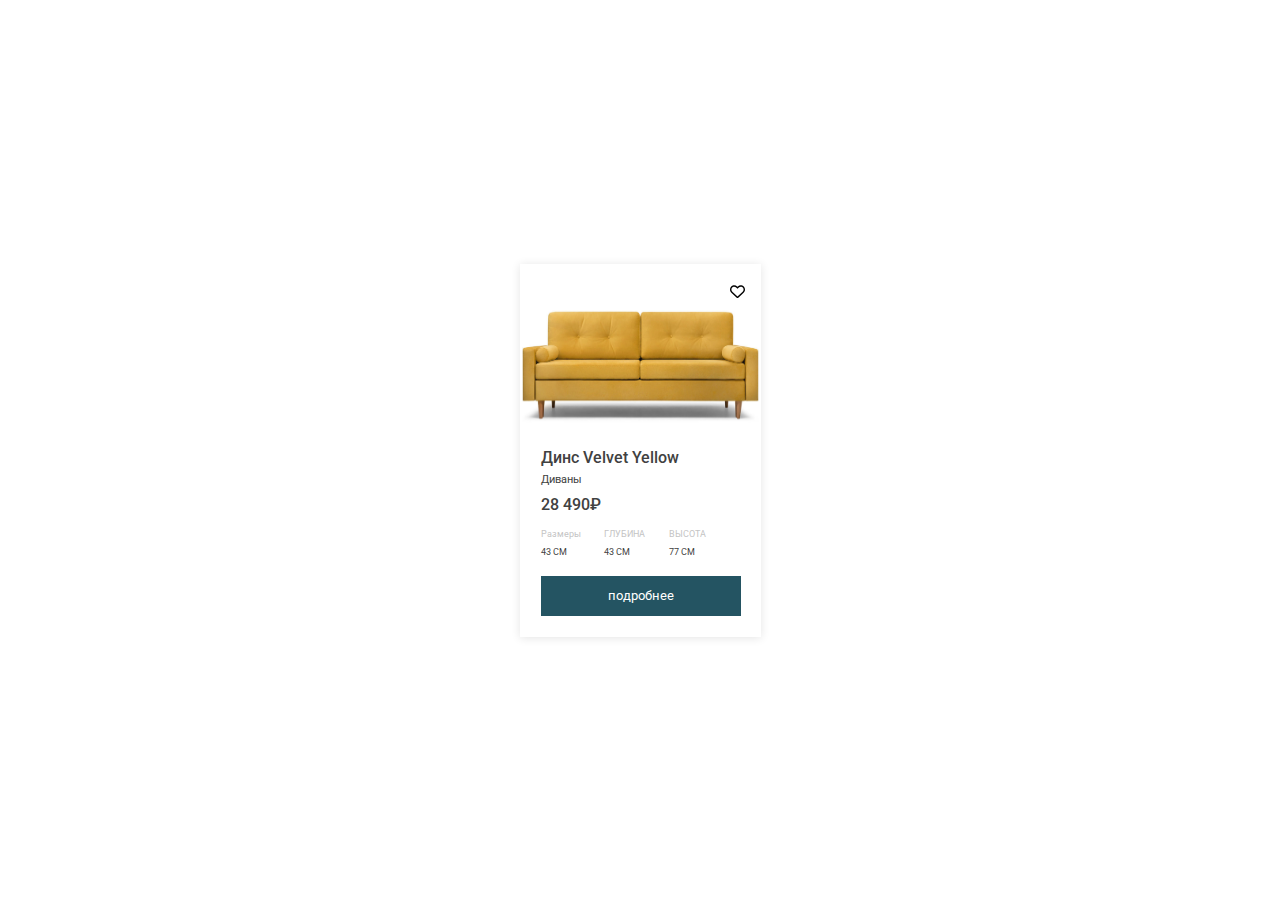
<file: index.html>
<!DOCTYPE html>
<html lang="en">
<head>
    <meta charset="UTF-8">
    <meta http-equiv="X-UA-Compatible" content="IE=edge">
    <meta name="viewport" content="width=device-width, initial-scale=1.0">
    <link rel="stylesheet" href="./css/cart.css">
    <link rel="stylesheet" href="./css/media.css">
    <title>Product-cart</title>
</head>
<body>
  <div class="container23">
      <div class="content2">
          <svg class="heart" xmlns="http://www.w3.org/2000/svg" viewBox="0 0 512 512"><!--! Font Awesome Pro 6.2.0 by @fontawesome - https://fontawesome.com License - https://fontawesome.com/license (Commercial License) Copyright 2022 Fonticons, Inc. --><path d="M244 84L255.1 96L267.1 84.02C300.6 51.37 347 36.51 392.6 44.1C461.5 55.58 512 115.2 512 185.1V190.9C512 232.4 494.8 272.1 464.4 300.4L283.7 469.1C276.2 476.1 266.3 480 256 480C245.7 480 235.8 476.1 228.3 469.1L47.59 300.4C17.23 272.1 0 232.4 0 190.9V185.1C0 115.2 50.52 55.58 119.4 44.1C164.1 36.51 211.4 51.37 244 84C243.1 84 244 84.01 244 84L244 84zM255.1 163.9L210.1 117.1C188.4 96.28 157.6 86.4 127.3 91.44C81.55 99.07 48 138.7 48 185.1V190.9C48 219.1 59.71 246.1 80.34 265.3L256 429.3L431.7 265.3C452.3 246.1 464 219.1 464 190.9V185.1C464 138.7 430.4 99.07 384.7 91.44C354.4 86.4 323.6 96.28 301.9 117.1L255.1 163.9z"/></svg>
          <div class="content-box">
              <img src="./images/image%201.png" alt="sofa2" class="sofa2">
          </div>
          <div class="text-content">
              <h1>Динс Velvet Yellow</h1>
              <p>Диваны</p>
              <h1>28 490₽</h1>
          </div>
          <div class="text-box">
              <div class="content-wrapper">
                  <p>Размеры</p>
                  <span>43 СМ</span>
              </div>
              <div class="content-wrapper">
                  <p>ГЛУБИНА</p>
                  <span>43 СМ</span>
              </div>
              <div class="content-wrapper">
                  <p>ВЫСОТА</p>
                  <span>77 СМ</span>
              </div>
          </div>
          <a href="./cart.html" target="_blank"><div class="btn-wrapper">
              <button class="btn-wrap">подробнее</button>
          </div></a>
      </div>
  </div>

</body>
</html>
</file>
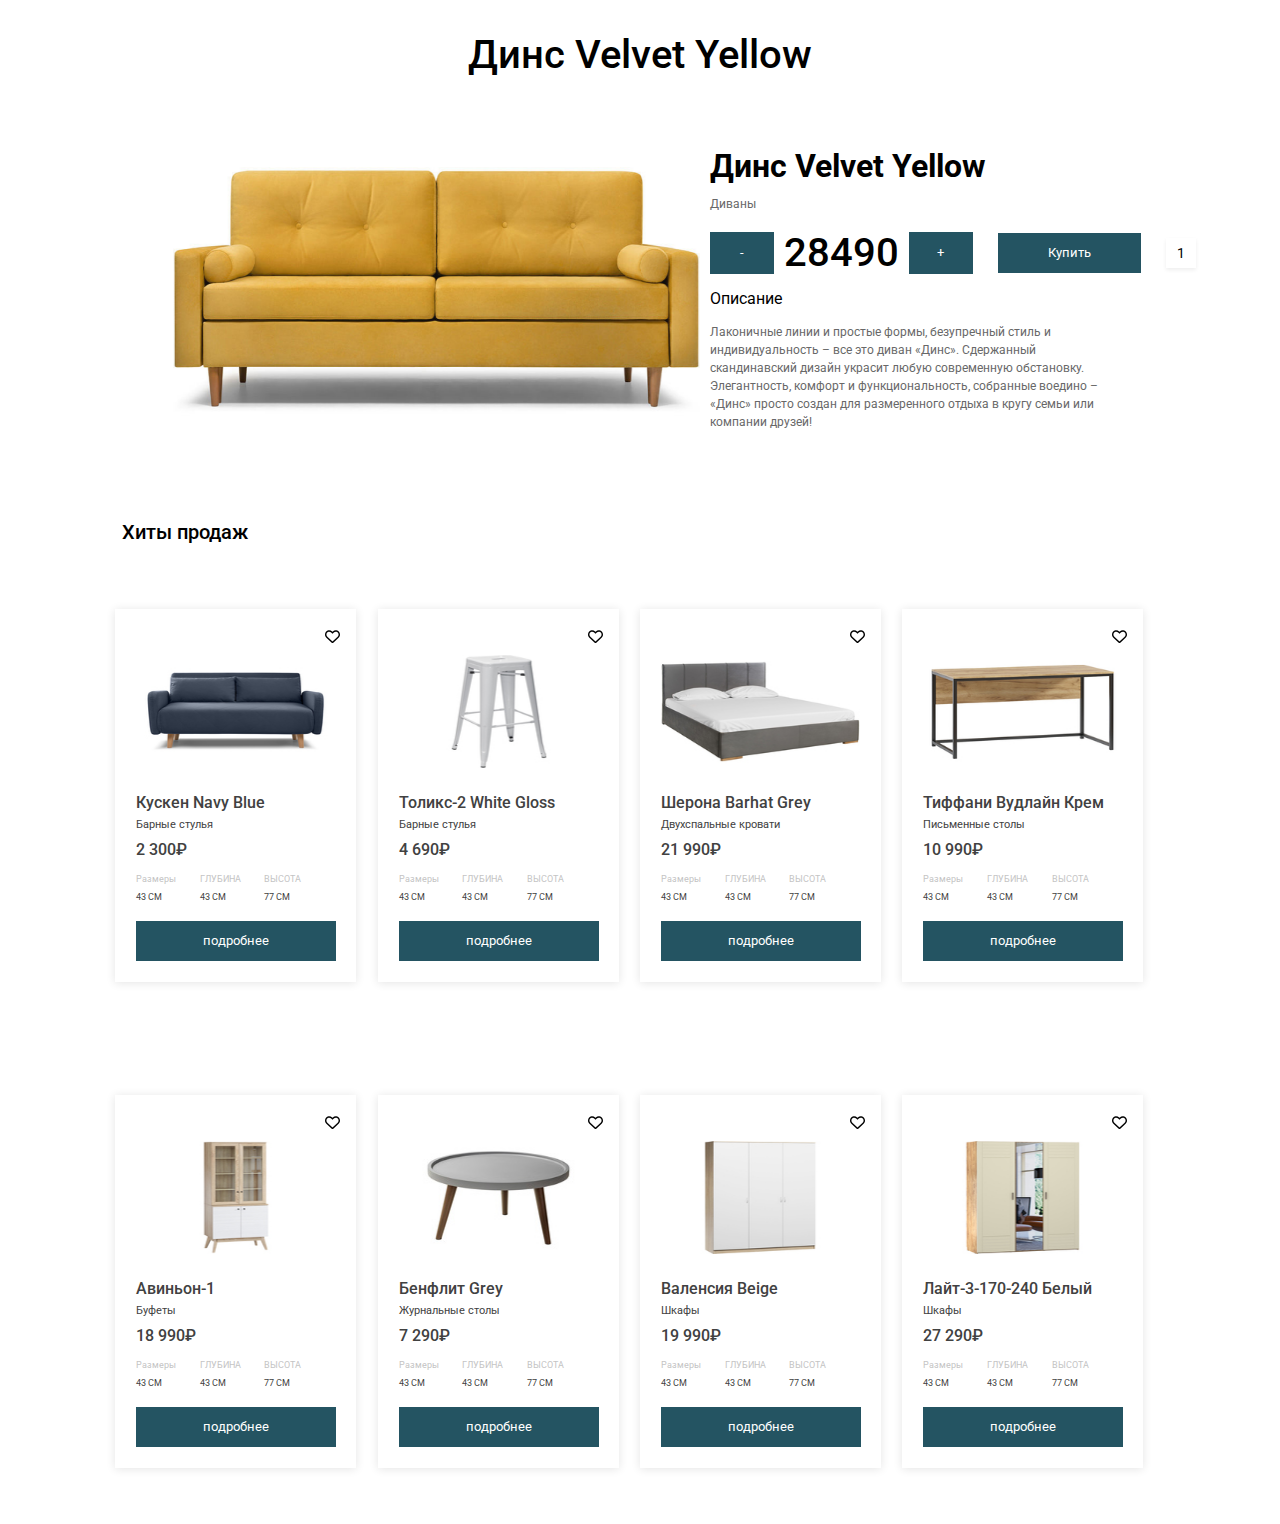
<file: cart.html>
<!DOCTYPE html>
<html lang="en">
<head>
    <meta charset="UTF-8">
    <meta http-equiv="X-UA-Compatible" content="IE=edge">
    <meta name="viewport" content="width=device-width, initial-scale=1.0">
    <link rel="stylesheet" href="./css/cart.css">
    <link rel="stylesheet" href="./css/media.css">
    <title>Cart</title>
</head>
<body>
      <div class="text-main">
          <h1>Динс Velvet Yellow</h1>
      </div>
  <div class="container">
      <div class="content">
          <div class="images-main">
              <img src="./images/image%201.png" alt="sofa">
          </div>
      </div>
      <div class="content-main">
          <div class="text-wrapper">
              <h1>Динс Velvet Yellow</h1>
              <p class="p-text">Диваны</p>
              <div class="flex-dicoration">
                  <div class="btn-flex">
                      <button class="minus btn2">
                          <span id="span-text">-</span>
                      </button>
                      <h1 id="price">28490</h1>
                      <button class="plus btn2">
                          <span id="span">+</span>
                      </button>
                  </div>
                  <button class="btn2 margin">Купить</button>
                  <button class="price-btn">1</button>
              </div>
              <div class="text-wrap">
                  <p>Описание</p>
                  <p class="p-text">Лаконичные линии и простые формы, безупречный стиль и индивидуальность – все это диван «Динс». Сдержанный скандинавский дизайн украсит любую современную обстановку. Элегантность, комфорт и функциональность, собранные воедино – «Динс» просто создан для размеренного отдыха в кругу семьи или компании друзей!</p>
              </div>
          </div>
      </div>
  </div>
    <div class="main">
        <div class="text-main-wrap">
            <h1>Хиты продаж</h1>
        </div>
        <div class="container2">
            <div class="content2">
                <svg class="heart" xmlns="http://www.w3.org/2000/svg" viewBox="0 0 512 512"><!--! Font Awesome Pro 6.2.0 by @fontawesome - https://fontawesome.com License - https://fontawesome.com/license (Commercial License) Copyright 2022 Fonticons, Inc. --><path d="M244 84L255.1 96L267.1 84.02C300.6 51.37 347 36.51 392.6 44.1C461.5 55.58 512 115.2 512 185.1V190.9C512 232.4 494.8 272.1 464.4 300.4L283.7 469.1C276.2 476.1 266.3 480 256 480C245.7 480 235.8 476.1 228.3 469.1L47.59 300.4C17.23 272.1 0 232.4 0 190.9V185.1C0 115.2 50.52 55.58 119.4 44.1C164.1 36.51 211.4 51.37 244 84C243.1 84 244 84.01 244 84L244 84zM255.1 163.9L210.1 117.1C188.4 96.28 157.6 86.4 127.3 91.44C81.55 99.07 48 138.7 48 185.1V190.9C48 219.1 59.71 246.1 80.34 265.3L256 429.3L431.7 265.3C452.3 246.1 464 219.1 464 190.9V185.1C464 138.7 430.4 99.07 384.7 91.44C354.4 86.4 323.6 96.28 301.9 117.1L255.1 163.9z"/></svg>
                <div class="content-box">
                    <img src="./images/sofa2.png" alt="sofa" class="sofa2">
                </div>
                <div class="text-content">
                    <h1>Кускен Navy Blue</h1>
                    <p>Барные стулья</p>
                    <h1>2 300₽</h1>
                </div>
                <div class="text-box">
                    <div class="content-wrapper">
                        <p>Размеры</p>
                        <span>43 СМ</span>
                    </div>
                    <div class="content-wrapper">
                        <p>ГЛУБИНА</p>
                        <span>43 СМ</span>
                    </div>
                    <div class="content-wrapper">
                        <p>ВЫСОТА</p>
                        <span>77 СМ</span>
                    </div>
                </div>
                <div class="btn-wrapper">
                    <button class="btn-wrap">подробнее</button>
                </div>
            </div>
            <div class="content2">
                <svg class="heart" xmlns="http://www.w3.org/2000/svg" viewBox="0 0 512 512"><!--! Font Awesome Pro 6.2.0 by @fontawesome - https://fontawesome.com License - https://fontawesome.com/license (Commercial License) Copyright 2022 Fonticons, Inc. --><path d="M244 84L255.1 96L267.1 84.02C300.6 51.37 347 36.51 392.6 44.1C461.5 55.58 512 115.2 512 185.1V190.9C512 232.4 494.8 272.1 464.4 300.4L283.7 469.1C276.2 476.1 266.3 480 256 480C245.7 480 235.8 476.1 228.3 469.1L47.59 300.4C17.23 272.1 0 232.4 0 190.9V185.1C0 115.2 50.52 55.58 119.4 44.1C164.1 36.51 211.4 51.37 244 84C243.1 84 244 84.01 244 84L244 84zM255.1 163.9L210.1 117.1C188.4 96.28 157.6 86.4 127.3 91.44C81.55 99.07 48 138.7 48 185.1V190.9C48 219.1 59.71 246.1 80.34 265.3L256 429.3L431.7 265.3C452.3 246.1 464 219.1 464 190.9V185.1C464 138.7 430.4 99.07 384.7 91.44C354.4 86.4 323.6 96.28 301.9 117.1L255.1 163.9z"/></svg>
                <div class="content-box">
                    <img src="./images/image%202%20(2).png" alt="img2" class="sofa2">
                </div>
                <div class="text-content">
                    <h1>Толикс-2 White Gloss</h1>
                    <p>Барные стулья</p>
                    <h1>4 690₽</h1>
                </div>
                <div class="text-box">
                    <div class="content-wrapper">
                        <p>Размеры</p>
                        <span>43 СМ</span>
                    </div>
                    <div class="content-wrapper">
                        <p>ГЛУБИНА</p>
                        <span>43 СМ</span>
                    </div>
                    <div class="content-wrapper">
                        <p>ВЫСОТА</p>
                        <span>77 СМ</span>
                    </div>
                </div>
                <div class="btn-wrapper">
                    <button class="btn-wrap">подробнее</button>
                </div>
            </div>
            <div class="content2">
                <svg class="heart" xmlns="http://www.w3.org/2000/svg" viewBox="0 0 512 512"><!--! Font Awesome Pro 6.2.0 by @fontawesome - https://fontawesome.com License - https://fontawesome.com/license (Commercial License) Copyright 2022 Fonticons, Inc. --><path d="M244 84L255.1 96L267.1 84.02C300.6 51.37 347 36.51 392.6 44.1C461.5 55.58 512 115.2 512 185.1V190.9C512 232.4 494.8 272.1 464.4 300.4L283.7 469.1C276.2 476.1 266.3 480 256 480C245.7 480 235.8 476.1 228.3 469.1L47.59 300.4C17.23 272.1 0 232.4 0 190.9V185.1C0 115.2 50.52 55.58 119.4 44.1C164.1 36.51 211.4 51.37 244 84C243.1 84 244 84.01 244 84L244 84zM255.1 163.9L210.1 117.1C188.4 96.28 157.6 86.4 127.3 91.44C81.55 99.07 48 138.7 48 185.1V190.9C48 219.1 59.71 246.1 80.34 265.3L256 429.3L431.7 265.3C452.3 246.1 464 219.1 464 190.9V185.1C464 138.7 430.4 99.07 384.7 91.44C354.4 86.4 323.6 96.28 301.9 117.1L255.1 163.9z"/></svg>
                <div class="content-box">
                    <img src="./images/image%202%20(3).png" alt="img3" class="sofa2">
                </div>
                <div class="text-content">
                    <h1>Шерона Barhat Grey</h1>
                    <p>Двухспальные кровати</p>
                    <h1>21 990₽</h1>
                </div>
                <div class="text-box">
                    <div class="content-wrapper">
                        <p>Размеры</p>
                        <span>43 СМ</span>
                    </div>
                    <div class="content-wrapper">
                        <p>ГЛУБИНА</p>
                        <span>43 СМ</span>
                    </div>
                    <div class="content-wrapper">
                        <p>ВЫСОТА</p>
                        <span>77 СМ</span>
                    </div>
                </div>
                <div class="btn-wrapper">
                    <button class="btn-wrap">подробнее</button>
                </div>
            </div>
            <div class="content2">
                <svg class="heart" xmlns="http://www.w3.org/2000/svg" viewBox="0 0 512 512"><!--! Font Awesome Pro 6.2.0 by @fontawesome - https://fontawesome.com License - https://fontawesome.com/license (Commercial License) Copyright 2022 Fonticons, Inc. --><path d="M244 84L255.1 96L267.1 84.02C300.6 51.37 347 36.51 392.6 44.1C461.5 55.58 512 115.2 512 185.1V190.9C512 232.4 494.8 272.1 464.4 300.4L283.7 469.1C276.2 476.1 266.3 480 256 480C245.7 480 235.8 476.1 228.3 469.1L47.59 300.4C17.23 272.1 0 232.4 0 190.9V185.1C0 115.2 50.52 55.58 119.4 44.1C164.1 36.51 211.4 51.37 244 84C243.1 84 244 84.01 244 84L244 84zM255.1 163.9L210.1 117.1C188.4 96.28 157.6 86.4 127.3 91.44C81.55 99.07 48 138.7 48 185.1V190.9C48 219.1 59.71 246.1 80.34 265.3L256 429.3L431.7 265.3C452.3 246.1 464 219.1 464 190.9V185.1C464 138.7 430.4 99.07 384.7 91.44C354.4 86.4 323.6 96.28 301.9 117.1L255.1 163.9z"/></svg>
                <div class="content-box">
                    <img src="./images/desc.png" alt="desc" class="sofa2">
                </div>
                <div class="text-content">
                    <h1>Тиффани Вудлайн Крем</h1>
                    <p>Письменные столы</p>
                    <h1>10 990₽</h1>
                </div>
                <div class="text-box">
                    <div class="content-wrapper">
                        <p>Размеры</p>
                        <span>43 СМ</span>
                    </div>
                    <div class="content-wrapper">
                        <p>ГЛУБИНА</p>
                        <span>43 СМ</span>
                    </div>
                    <div class="content-wrapper">
                        <p>ВЫСОТА</p>
                        <span>77 СМ</span>
                    </div>
                </div>
                <div class="btn-wrapper">
                    <button class="btn-wrap">подробнее</button>
                </div>
            </div>
        </div>
        <div class="container2">
            <div class="content2">
                <svg class="heart" xmlns="http://www.w3.org/2000/svg" viewBox="0 0 512 512"><!--! Font Awesome Pro 6.2.0 by @fontawesome - https://fontawesome.com License - https://fontawesome.com/license (Commercial License) Copyright 2022 Fonticons, Inc. --><path d="M244 84L255.1 96L267.1 84.02C300.6 51.37 347 36.51 392.6 44.1C461.5 55.58 512 115.2 512 185.1V190.9C512 232.4 494.8 272.1 464.4 300.4L283.7 469.1C276.2 476.1 266.3 480 256 480C245.7 480 235.8 476.1 228.3 469.1L47.59 300.4C17.23 272.1 0 232.4 0 190.9V185.1C0 115.2 50.52 55.58 119.4 44.1C164.1 36.51 211.4 51.37 244 84C243.1 84 244 84.01 244 84L244 84zM255.1 163.9L210.1 117.1C188.4 96.28 157.6 86.4 127.3 91.44C81.55 99.07 48 138.7 48 185.1V190.9C48 219.1 59.71 246.1 80.34 265.3L256 429.3L431.7 265.3C452.3 246.1 464 219.1 464 190.9V185.1C464 138.7 430.4 99.07 384.7 91.44C354.4 86.4 323.6 96.28 301.9 117.1L255.1 163.9z"/></svg>
                <div class="content-box">
                    <img src="./images/image%202%20(5).png" alt="img2" class="sofa2">
                </div>
                <div class="text-content">
                    <h1>Авиньон-1</h1>
                    <p>Буфеты</p>
                    <h1>18 990₽</h1>
                </div>
                <div class="text-box">
                    <div class="content-wrapper">
                        <p>Размеры</p>
                        <span>43 СМ</span>
                    </div>
                    <div class="content-wrapper">
                        <p>ГЛУБИНА</p>
                        <span>43 СМ</span>
                    </div>
                    <div class="content-wrapper">
                        <p>ВЫСОТА</p>
                        <span>77 СМ</span>
                    </div>
                </div>
                <div class="btn-wrapper">
                    <button class="btn-wrap">подробнее</button>
                </div>
            </div>
            <div class="content2">
                <svg class="heart" xmlns="http://www.w3.org/2000/svg" viewBox="0 0 512 512"><!--! Font Awesome Pro 6.2.0 by @fontawesome - https://fontawesome.com License - https://fontawesome.com/license (Commercial License) Copyright 2022 Fonticons, Inc. --><path d="M244 84L255.1 96L267.1 84.02C300.6 51.37 347 36.51 392.6 44.1C461.5 55.58 512 115.2 512 185.1V190.9C512 232.4 494.8 272.1 464.4 300.4L283.7 469.1C276.2 476.1 266.3 480 256 480C245.7 480 235.8 476.1 228.3 469.1L47.59 300.4C17.23 272.1 0 232.4 0 190.9V185.1C0 115.2 50.52 55.58 119.4 44.1C164.1 36.51 211.4 51.37 244 84C243.1 84 244 84.01 244 84L244 84zM255.1 163.9L210.1 117.1C188.4 96.28 157.6 86.4 127.3 91.44C81.55 99.07 48 138.7 48 185.1V190.9C48 219.1 59.71 246.1 80.34 265.3L256 429.3L431.7 265.3C452.3 246.1 464 219.1 464 190.9V185.1C464 138.7 430.4 99.07 384.7 91.44C354.4 86.4 323.6 96.28 301.9 117.1L255.1 163.9z"/></svg>
                <div class="content-box">
                    <img src="./images/image%202%20(6).png" alt="img6" class="sofa2">
                </div>
                <div class="text-content">
                    <h1>Бенфлит Grey</h1>
                    <p>Журнальные столы</p>
                    <h1>7 290₽</h1>
                </div>
                <div class="text-box">
                    <div class="content-wrapper">
                        <p>Размеры</p>
                        <span>43 СМ</span>
                    </div>
                    <div class="content-wrapper">
                        <p>ГЛУБИНА</p>
                        <span>43 СМ</span>
                    </div>
                    <div class="content-wrapper">
                        <p>ВЫСОТА</p>
                        <span>77 СМ</span>
                    </div>
                </div>
                <div class="btn-wrapper">
                    <button class="btn-wrap">подробнее</button>
                </div>
            </div>
            <div class="content2">
                <svg class="heart" xmlns="http://www.w3.org/2000/svg" viewBox="0 0 512 512"><!--! Font Awesome Pro 6.2.0 by @fontawesome - https://fontawesome.com License - https://fontawesome.com/license (Commercial License) Copyright 2022 Fonticons, Inc. --><path d="M244 84L255.1 96L267.1 84.02C300.6 51.37 347 36.51 392.6 44.1C461.5 55.58 512 115.2 512 185.1V190.9C512 232.4 494.8 272.1 464.4 300.4L283.7 469.1C276.2 476.1 266.3 480 256 480C245.7 480 235.8 476.1 228.3 469.1L47.59 300.4C17.23 272.1 0 232.4 0 190.9V185.1C0 115.2 50.52 55.58 119.4 44.1C164.1 36.51 211.4 51.37 244 84C243.1 84 244 84.01 244 84L244 84zM255.1 163.9L210.1 117.1C188.4 96.28 157.6 86.4 127.3 91.44C81.55 99.07 48 138.7 48 185.1V190.9C48 219.1 59.71 246.1 80.34 265.3L256 429.3L431.7 265.3C452.3 246.1 464 219.1 464 190.9V185.1C464 138.7 430.4 99.07 384.7 91.44C354.4 86.4 323.6 96.28 301.9 117.1L255.1 163.9z"/></svg>
                <div class="content-box">
                    <img src="./images/image%202%20(7).png" alt="img7" class="sofa2">
                </div>
                <div class="text-content">
                    <h1>Валенсия Beige</h1>
                    <p>Шкафы</p>
                    <h1>19 990₽</h1>
                </div>
                <div class="text-box">
                    <div class="content-wrapper">
                        <p>Размеры</p>
                        <span>43 СМ</span>
                    </div>
                    <div class="content-wrapper">
                        <p>ГЛУБИНА</p>
                        <span>43 СМ</span>
                    </div>
                    <div class="content-wrapper">
                        <p>ВЫСОТА</p>
                        <span>77 СМ</span>
                    </div>
                </div>
                <div class="btn-wrapper">
                    <button class="btn-wrap">подробнее</button>
                </div>
            </div>
            <div class="content2">
                <svg class="heart" xmlns="http://www.w3.org/2000/svg" viewBox="0 0 512 512"><!--! Font Awesome Pro 6.2.0 by @fontawesome - https://fontawesome.com License - https://fontawesome.com/license (Commercial License) Copyright 2022 Fonticons, Inc. --><path d="M244 84L255.1 96L267.1 84.02C300.6 51.37 347 36.51 392.6 44.1C461.5 55.58 512 115.2 512 185.1V190.9C512 232.4 494.8 272.1 464.4 300.4L283.7 469.1C276.2 476.1 266.3 480 256 480C245.7 480 235.8 476.1 228.3 469.1L47.59 300.4C17.23 272.1 0 232.4 0 190.9V185.1C0 115.2 50.52 55.58 119.4 44.1C164.1 36.51 211.4 51.37 244 84C243.1 84 244 84.01 244 84L244 84zM255.1 163.9L210.1 117.1C188.4 96.28 157.6 86.4 127.3 91.44C81.55 99.07 48 138.7 48 185.1V190.9C48 219.1 59.71 246.1 80.34 265.3L256 429.3L431.7 265.3C452.3 246.1 464 219.1 464 190.9V185.1C464 138.7 430.4 99.07 384.7 91.44C354.4 86.4 323.6 96.28 301.9 117.1L255.1 163.9z"/></svg>
                <div class="content-box">
                    <img src="./images/image%202%20(8).png" alt="img8" class="sofa2">
                </div>
                <div class="text-content">
                    <h1>Лайт-3-170-240 Белый</h1>
                    <p>Шкафы</p>
                    <h1>27 290₽</h1>
                </div>
                <div class="text-box">
                    <div class="content-wrapper">
                        <p>Размеры</p>
                        <span>43 СМ</span>
                    </div>
                    <div class="content-wrapper">
                        <p>ГЛУБИНА</p>
                        <span>43 СМ</span>
                    </div>
                    <div class="content-wrapper">
                        <p>ВЫСОТА</p>
                        <span>77 СМ</span>
                    </div>
                </div>
                <div class="btn-wrapper">
                    <button class="btn-wrap">подробнее</button>
                </div>
            </div>
        </div>
    </div>

      <script src="./js/app.js"></script>
</body>
</html>
</file>
<file: css/cart.css>
@import url('https://fonts.googleapis.com/css2?family=Roboto:wght@400;500;700;900&display=swap');

* {
    margin: 0;
    padding: 0;
    box-sizing: border-box;
    font-family: 'Roboto', sans-serif
}

.images-main img {
    width: 599px;
    height: 249px;
}
.content-box img {
    width: 237px;
    height: 113px;
    margin: 25px 0;
}
.text-main h1 {
    font-size: 40px;
    font-weight: 500;
    line-height: 19px;
    color: #000;
    text-align: center;
    margin: 15px 0 0;
}
.btn-flex h1 {
    font-size: 40px;
    font-weight: 500;
    line-height: 19px;
    color: #000;
    margin: 0 10px 0;
}
.div img {
    width: 17px;
    height: 15px;
}
.btn2 {
    width: 143px;
    height: 40px;
    background: #245462;
    border: none;
    font-weight: 400;
    font-size: 13px;
    line-height: 15px;
    color: #FFFFFF;
}
.margin{
    margin: 0 25px 0;
}
.p-text{
    margin: 10px 0 19px;
}
.div {
    display: flex;
    align-items: center;
}
.div p {
    margin: 0 10px 0;
}
.flex-dicoration {
    display: flex;
    align-items: center;
}

.btn-flex {
    display: flex;
    align-items: center;
}

.btn-flex button {
    width: 64px;
    height: 42px;
}
.p-text {
    font-weight: 400;
    font-size: 12px;
    line-height: 18px;
    color: #686868;
    width: 400px;
}
.text-wrap p {
    margin: 15px 0 10px;
}
.container {
    display: flex;
    justify-content: space-between;
    height: 51vh;
    width: 63%;
    align-items: center;
    margin: 0 auto;
}
.content-main {
    margin: 0 10px;
}

.container23 {
    display: flex;
    justify-content: center;
    height: 100vh;
    align-items: center;
}

.container2 {
    display: grid;
    grid-template-columns: 1fr 1fr 1fr 1fr;
    align-items: center;
    height: 47vh;
    max-width: 68%;
    margin: 0 auto;
}

.text-main {
    margin: 45px 0 0;
}

.heart {
    width: 17px;
    height: 15px;
    position: absolute;
    top: 20px;
    right: 15px;

}

.sofa {
    width: 212px;
    height: 150px;
}

.content-box {
    display: flex;
    justify-content: center;
}
.content2 {
    position: relative;
    width: 263px;
    height: 373px;
    background: #FFFFFF;
    padding: 21px;
    box-shadow: 0px 1px 9px rgba(0, 0, 0, 0.11);
}

.text-content h1 {
    font-size: 16px;
    font-weight: 500;
    line-height: 19px;
    color: #414141;
}
.text-content p {
    font-size: 11px;
    font-weight: 400;
    margin: 6px 0 9px;
    line-height: 13px;
    color: #414141;
}
.text-content {
    margin: 0 0 15px;
}
.content-wrapper p {
    font-weight: 400;
    font-size: 9px;
    line-height: 11px;
    color: #C4C4C4;
}
.content-wrapper span {
    font-weight: 400;
    font-size: 9px;
    line-height: 11px;
    color: #414141;
    padding: 8px 0 0;
}

.content-wrapper {
    padding: 0 0 17px;
}
.text-box {
    display: flex;
    justify-content: space-between;
    width: 83%;;
}

.btn-wrap {
    width: 223px;
    height: 40px;
    font-weight: 400;
    font-size: 13px;
    line-height: 15px;
    border: none;
    color: #FFFFFF;
    background: #245462;
}
.price-btn {
    background: #FFFFFF;
    box-shadow: 0px 2px 4px rgba(0, 0, 0, 0.07);
    width: 30px;
    height: 30px;
    display: flex;
    justify-content: center;
    align-items: center;
    border: none;
    font-size: 14px;
    color: #000000;
}
.text-main-wrap h1 {
    font-size: 20px;
    font-weight: 500;
    line-height: 19px;
    color: #000;
}

.text-main-wrap {
    max-width: 68%;
    margin: 0 auto 10px;
}

.sofa2 {
    margin: 0 0 20px;
}
</file>
<file: css/media.css>
@media(max-width: 1620px) {
    .container2 {
        height: 54vh;
        max-width: 73%;
    }
    .text-main-wrap {
        max-width: 73%;
    }
}
@media(max-width: 1526px) {
    .container2 {
        max-width: 76%;
    }
    .container {
        width: 73%;
    }
}
@media(max-width: 1410px) {
    .container {
        max-width: 90%;
    }
    .container2 {
        max-width: 82%;
    }
    .text-main-wrap {
        max-width: 81%;
    }
}

@media(max-width: 1310px) {
    .images-main img {
        width: 527px;
    }
    .content2 {
        width: 241px;
    }
    .btn-wrap {
        width: 200px;
    }
}
@media(max-width: 1200px) {
    .images-main img {
        width: 460px;
    }
    .content2 {
        width: 223px;
    }
    .btn-wrap {
        width: 180px;
    }
    .text-main h1 {
      font-size: 33px;
    }
    .text-wrapper h1 {
        font-size: 25px;
    }
}

@media(max-width: 1120px) {
    .content2 {
        width: 208px;
    }
    .btn-wrap {
        width: 165px;
    }.images-main img {
         width: 444px;
     }

}
@media(max-width: 1050px) {
    .content2 {
        width: 199px;
    }
    .container2 {
        max-width: 85%;
    }
    .text-content h1 {
        font-size: 12px;
    }
    .text-content p {
        font-size: 9px;
    }
    .btn-wrap {
        width: 160px;
    }
    .images-main img {
        width: 387px;
        height: 220px;
    }
}

@media(max-width: 980px) {
    .margin {
        margin: 0 13px 0;
    }
    .images-main img {
        width: 360px;
        height: 220px;
    }
    .container2 {
        max-width: 90%;
    }
    .text-main-wrap {
        max-width: 89%;
    }
    .text-main h1 {
        font-size: 30px;
    }
}
@media(max-width: 700px) {
    .images-main img {
        width: 517px;
        height: 231px;
        margin: 30px 0;
    }
    .container {
        height: 79vh;
        display: block;
    }
    .container2 {
        grid-template-columns: 1fr 1fr;
    }
    .container2 {
        max-width: 75%;
        height: 100vh;
        margin: 25px auto;
    }
    .content2 {
        width: 252px;
        margin: 6px 0;
    }
    .text-main-wrap {
        display: flex;
        justify-content: center;
    }
}

@media(max-width: 672px) {
    .container2 {
        max-width: 80%;
    }
    .images-main img {
        width: 485px;
        height: 219px;
    }
    .content2 {
        width: 208px;
    }
    .container2 {
        max-width: 72%;
    }
}

@media(max-width: 590px) {
    .container2 {
        max-width: 79%;
    }
    .images-main img {
        width: 434px;
        height: 197px;
    }
}

@media(max-width: 540px) {
    .content2 {
        width: 195px;
    }
    .btn-wrap {
        width: 154px;
    }
    .container2 {
        max-width: 79%;
    }
    .sofa2 {
        width: 193px;
    }
    .images-main img {
        width: 402px;
        height: 185px;
    }
}
@media(max-width: 510px) {
    .container2 {
        max-width: 60%;
        height: 1851px;
        display: block;
    }
    .content2 {
        width: 300px;
        height: 373px;
        margin: 30px 0
    }
    .container23 {
        width: 100%;
    }
    .btn-wrap {
        width: 260px;
    }
    .sofa2 {
        width: 247px;
    }
    .text-content h1 {
        font-size: 18px;
    }
    .text-content p {
        font-size: 11px;
    }
    .container {
        width: 87%;
        height: 64vh;
    }
    .images-main img {
        width: 438px;
        height: 190px;
    }
}

@media(max-width: 414px) {
    .images-main img {
        width: 363px;
        height: 170px;
    }
    .text-main h1 {
        font-size: 26px;
    }
    .container {
        height: 62vh;
    }
    .text-wrapper h1 {
        font-size: 23px;
    }
    .p-text {
        font-size: 11px;
        width: 350px;
    }
    .container2 {
        max-width: 72%;
    }
}

@media(max-width: 400px) {
    .images-main img {
        width: 308px;
        height: 149px;
    }
    .text-main h1 {
        font-size: 24px;
    }
    .text-wrapper h1 {
        font-size: 21px;
    }
    .btn-flex button {
        width: 38px;
        height: 41px;
    }
    .p-text {
        width: 313px;
    }
    .container2 {
        max-width: 75%;
    }
    .margin {
        margin: 0 5px 0;
    }
    .text-main-wrap {
      justify-content: start;
      margin: 0 45px 0;
    }
}

@media(max-width: 393px) {
    .container {
        height: 67vh;
    }
}

@media(max-width: 390px) {
    .container2 {
        max-width: 77%;
        height: 1581px;
    }
    .images-main img {
        width: 343px;
        height: 149px;
    }
    .content-box img {
        width: 200px;
    }
    .container {
        height: 64vh;
    }
}

@media(max-width: 375px) {
    .images-main img {
        width: 329px;
    }
    .container2 {
        max-width: 80%;
    }
    .content-box img {
        width: 215px;
        height: 106px;
    }
    .content2 {
        height: 373px;
    }
    .container2 {
        height: 1584px;
    }
    .text-main-wrap {
        margin: 0 40px 0;
    }
    .container {
        height: 65vh;
    }
}

@media(max-width: 320px) {
    .main {
        margin: 56px 0;
    }
    .images-main img {
        width: 278px;
        height: 134px;
    }
    .p-text {
        width: 278px;
    }
    .container2 {
        max-width: 94%;
    }
    .container {
        height: 94vh;
    }
}
</file>
